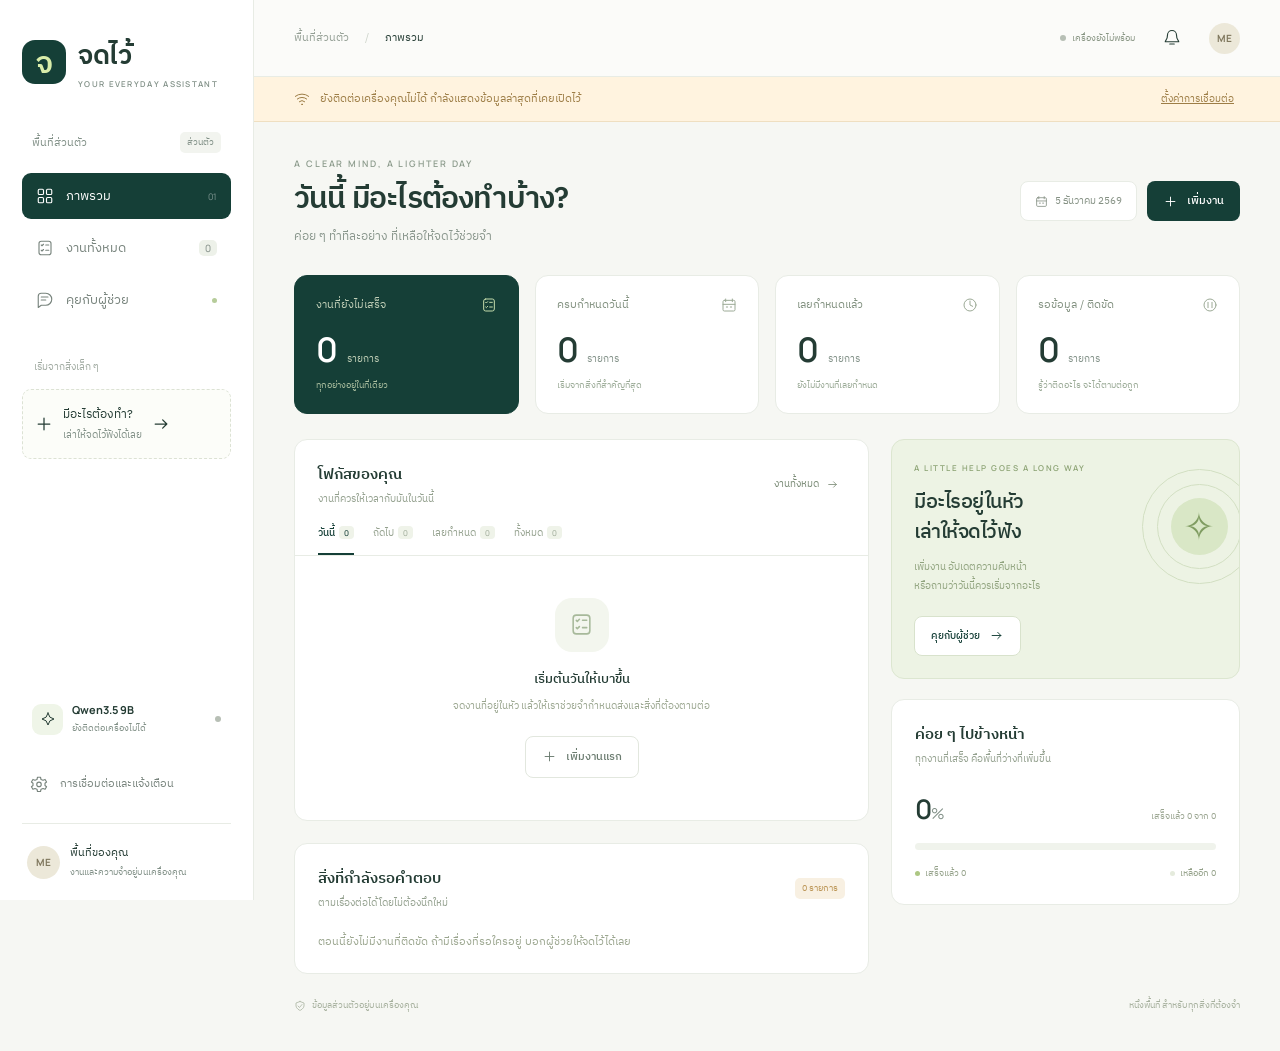
<file: docs/index.html>
<!doctype html>
<html lang="th">
<head>
  <meta charset="utf-8"><meta name="viewport" content="width=device-width, initial-scale=1, viewport-fit=cover">
  <meta name="theme-color" content="#153f37"><meta name="description" content="จดไว้ — ผู้ช่วยส่วนตัวสำหรับงาน ความจำ และวันสำคัญ ด้วย AI บนเครื่องคุณ">
  <title>จดไว้ — พื้นที่ให้งานเป็นระเบียบ</title>
  <link rel="icon" href="./icon.svg" type="image/svg+xml"><link rel="manifest" href="./manifest.webmanifest">
  <link rel="preconnect" href="https://fonts.googleapis.com"><link rel="preconnect" href="https://fonts.gstatic.com" crossorigin>
  <link href="https://fonts.googleapis.com/css2?family=IBM+Plex+Sans+Thai:wght@400;450;500;600;700&family=Manrope:wght@400;500;600;700;800&display=swap" rel="stylesheet">
  <link rel="stylesheet" href="./style.css"><script src="./config.js"></script><script type="module" src="./app.js"></script>
</head>
<body>
  <a class="skip-link" href="#main">ข้ามไปเนื้อหา</a>
  <aside class="sidebar">
    <a class="brand" href="#dashboard" aria-label="จดไว้ หน้าภาพรวม"><span class="brand-icon">จ</span><span>จดไว้<small>YOUR EVERYDAY ASSISTANT</small></span></a>
    <div class="workspace-label">พื้นที่ส่วนตัว <span>ส่วนตัว</span></div>
    <nav aria-label="เมนูหลัก">
      <button class="nav-item active" data-view="dashboard"><span data-icon="grid"></span>ภาพรวม<span class="nav-key">01</span></button>
      <button class="nav-item" data-view="tasks"><span data-icon="checklist"></span>งานทั้งหมด<span id="sidebar-count" class="count">0</span></button>
      <button class="nav-item" data-view="chat"><span data-icon="chat"></span>คุยกับผู้ช่วย<span class="tiny-dot"></span></button>
    </nav>
    <div class="sidebar-caption">เริ่มจากสิ่งเล็ก ๆ</div>
    <button class="quick-note" id="quick-note"><span data-icon="plus"></span><div>มีอะไรต้องทำ?<small>เล่าให้จดไว้ฟังได้เลย</small></div><span data-icon="arrow"></span></button>
    <div class="sidebar-bottom"><div class="local-model"><span class="model-mark" data-icon="spark"></span><div>Qwen3.5 9B<small id="model-status">กำลังเชื่อมต่อเครื่องคุณ</small></div><i id="model-dot" class="status-dot"></i></div>
      <button class="nav-item" data-view="settings"><span data-icon="settings"></span>การเชื่อมต่อและแจ้งเตือน</button>
      <div class="profile"><span class="avatar">ME</span><div>พื้นที่ของคุณ<small>งานและความจำอยู่บนเครื่องคุณ</small></div></div>
    </div>
  </aside>
  <div class="app-shell">
    <header class="topbar"><div class="breadcrumb">พื้นที่ส่วนตัว <span>/</span> <strong id="breadcrumb">ภาพรวม</strong></div><div class="top-actions"><span id="connection-pill" class="connection-pill"><i class="status-dot"></i>กำลังเชื่อมต่อ</span><button class="icon-button" id="notifications-button" aria-label="การแจ้งเตือน"><span data-icon="bell"></span><i id="notification-dot" hidden></i></button><span class="top-avatar">ME</span></div></header>
    <div id="offline-banner" class="notice-banner" hidden><span data-icon="wifi"></span><span>ยังติดต่อเครื่องคุณไม่ได้ กำลังแสดงข้อมูลล่าสุดที่เคยเปิดไว้</span><button id="offline-settings">ตั้งค่าการเชื่อมต่อ</button></div>
    <main id="main" tabindex="-1"></main>
    <nav class="mobile-nav" aria-label="เมนูมือถือ"><button data-view="dashboard"><span data-icon="grid"></span>ภาพรวม</button><button data-view="tasks"><span data-icon="checklist"></span>งาน</button><button data-view="chat"><span data-icon="chat"></span>ผู้ช่วย</button><button data-view="settings"><span data-icon="settings"></span>ตั้งค่า</button></nav>
  </div>
  <dialog id="task-dialog"><form id="task-form"><div class="dialog-header"><div><span class="eyebrow">MAKE ROOM FOR WHAT MATTERS</span><h2 id="task-dialog-title">เพิ่มงานใหม่</h2></div><button type="button" class="icon-button" data-close-dialog aria-label="ปิด"><span data-icon="close"></span></button></div>
    <input type="hidden" name="id"><label>ชื่องาน<input name="title" placeholder="เช่น เตรียมเอกสารประชุม" required maxlength="300"></label>
    <div class="form-grid"><label>สถานะ<select name="status" aria-label="สถานะ"><option value="todo">ยังไม่เริ่ม</option><option value="doing">กำลังทำ</option><option value="waiting">รอข้อมูล / ติดขัด</option><option value="done">เสร็จแล้ว</option></select></label><label>ความสำคัญ<select name="priority" aria-label="ความสำคัญ"><option value="normal">ปกติ</option><option value="high">สำคัญมาก</option><option value="low">ไม่เร่งด่วน</option></select></label></div>
    <label>โปรเจกต์ / หมวดหมู่<input name="project" placeholder="ทั่วไป" maxlength="100"></label>
    <div class="form-grid"><label>กำหนดส่ง <small>เวลาไทย</small><input type="datetime-local" name="dueAt"></label><label>เตือนเมื่อ <small>ว่างไว้ = เตือนตอนครบกำหนด</small><input type="datetime-local" name="remindAt"></label></div>
    <label>กำลังติดอะไรอยู่?<input name="blocker" placeholder="เช่น รอราคาจากซัพพลายเออร์" maxlength="2000"></label>
    <label>รายละเอียด<textarea name="notes" rows="3" placeholder="สิ่งที่ควรรู้เกี่ยวกับงานนี้" maxlength="6000"></textarea></label>
    <p class="form-error" id="task-error" role="alert"></p><div class="dialog-footer"><button type="button" id="archive-task" class="button text-danger" hidden>เก็บเข้าคลัง</button><div class="spacer"></div><button type="button" class="button secondary" data-close-dialog>ยกเลิก</button><button class="button primary" type="submit">บันทึกงาน<span data-icon="arrow"></span></button></div>
  </form></dialog>
  <dialog id="notification-dialog"><div class="dialog-header"><div><span class="eyebrow">A LITTLE NUDGE</span><h2>การแจ้งเตือนของคุณ</h2></div><button class="icon-button" data-close-dialog aria-label="ปิด"><span data-icon="close"></span></button></div><div id="notification-list"></div><button id="read-notifications" class="button secondary full">ทำเครื่องหมายว่าอ่านแล้ว</button></dialog>
  <dialog id="archive-dialog"><div class="dialog-header"><h2>งานที่เก็บเข้าคลัง</h2><button class="icon-button" data-close-dialog aria-label="ปิด"><span data-icon="close"></span></button></div><div id="archive-list"></div></dialog>
  <div class="toast-stack" id="toast-stack" aria-live="polite"></div>
</body>
</html>
</file>
<file: docs/style.css>
:root{--bg:#f6f7f3;--surface:#fff;--ink:#243c34;--muted:#819087;--line:#e8ece5;--green:#153f37;--lime:#d9edaa;--soft-green:#eff5e8;--orange:#d78b50;--red:#bc6253;--shadow:0 16px 50px #243c340a;font-family:'IBM Plex Sans Thai',sans-serif;color:var(--ink);font-size:14px;color-scheme:light}*{box-sizing:border-box}body{margin:0;background:var(--bg)}button,input,select,textarea{font:inherit}button,a,input,select,textarea{-webkit-tap-highlight-color:transparent}button{cursor:pointer}button{color:inherit}a{color:inherit;text-decoration:none}button:disabled{opacity:.5;cursor:wait}button:focus-visible,a:focus-visible{outline:3px solid #95b3a8;outline-offset:4px}input:focus,select:focus,textarea:focus{outline:2px solid #bdd3c3;outline-offset:1px}svg{display:block;width:20px;height:20px;flex-shrink:0}h1,h2,h3,p{margin:0}h1{font-size:30px;font-weight:600;letter-spacing:-.8px;line-height:1.45}h2{font-size:18px;font-weight:600}h3{font-size:15px;font-weight:600}small{font-size:11px;color:var(--muted)}[hidden]{display:none!important}.skip-link{position:fixed;top:-100px;left:20px;background:white;padding:12px;z-index:99}.skip-link:focus{top:10px}.sidebar{position:fixed;width:254px;height:100dvh;background:#fff;border-right:1px solid var(--line);padding:34px 22px 20px;display:flex;flex-direction:column;z-index:5}.brand{display:flex;align-items:center;gap:12px;font-size:27px;font-weight:600;letter-spacing:-.5px}.brand-icon{display:grid;place-items:center;background:var(--green);color:var(--lime);height:44px;width:44px;border-radius:13px;font-size:30px}.brand small{display:block;font-family:Manrope,sans-serif;letter-spacing:1.3px;font-size:8px;font-weight:600;margin-top:0}.workspace-label{margin:43px 10px 20px;font-size:11px;color:var(--muted);display:flex;align-items:center;justify-content:space-between}.workspace-label span{background:#f2f4ef;padding:3px 7px;border-radius:5px;font-size:9px}.sidebar nav{display:grid;gap:6px}.nav-item{border:0;background:none;display:flex;align-items:center;gap:12px;min-height:46px;padding:12px 14px;border-radius:9px;font-size:13px;text-align:left;width:100%;color:#78847d}.nav-item.active{background:var(--green);color:#fff}.nav-item svg{width:18px;height:18px}.nav-key{margin-left:auto;font-family:Manrope;font-size:9px;opacity:.45}.count{font-family:Manrope;background:#edf1e9;border-radius:5px;font-size:10px;padding:1px 6px;margin-left:auto}.nav-item.active .count{background:#ffffff25}.tiny-dot{width:5px;height:5px;background:#b6cc9a;border-radius:50%;margin-left:auto}.sidebar-caption{margin:36px 12px 14px;font-size:10px;color:#a0aaa1}.quick-note{border:1px dashed #dce2d4;background:#fcfdf9;display:flex;align-items:center;gap:9px;padding:15px 11px;border-radius:9px;text-align:left}.quick-note>svg:first-child{width:17px;height:17px}.quick-note>svg:last-child{margin-left:auto;width:13px}.quick-note div{font-size:12px}.quick-note small{display:block;font-size:10px;margin-top:3px}.sidebar-bottom{margin-top:auto}.local-model{display:flex;align-items:center;gap:9px;padding:15px 10px;margin-bottom:10px}.model-mark{display:grid;place-items:center;width:31px;height:31px;background:var(--soft-green);border-radius:9px}.model-mark svg{width:16px}.local-model div{font-family:Manrope;font-size:11px;font-weight:700}.local-model small{display:block;font-family:'IBM Plex Sans Thai';font-size:9px;font-weight:400;margin-top:4px}.status-dot{display:inline-block;width:6px;height:6px;border-radius:50%;background:#b7bfb5;flex-shrink:0}.status-dot.online{background:#67a679}.local-model>.status-dot{margin-left:auto}.sidebar-bottom>.nav-item{font-size:11px;padding:12px 8px}.profile{border-top:1px solid var(--line);margin-top:16px;padding:20px 5px 0;display:flex;gap:10px;align-items:center;font-size:11px}.avatar,.top-avatar{font-family:Manrope;display:grid;place-items:center;border-radius:50%;background:#ece8d9;color:#80785e;font-size:10px;font-weight:700}.avatar{width:33px;height:33px}.profile small{display:block;font-size:9px;margin-top:3px}.app-shell{margin-left:254px}.topbar{height:77px;border-bottom:1px solid var(--line);display:flex;align-items:center;justify-content:space-between;padding:0 40px;background:#ffffff75}.breadcrumb{font-size:11px;color:#95a096;display:flex;gap:16px;align-items:center}.breadcrumb span{color:#ccd3c9}.breadcrumb strong{font-weight:400;color:var(--ink)}.top-actions{display:flex;align-items:center;gap:20px}.connection-pill{font-size:9px;display:flex;align-items:center;gap:6px;color:#879482}.icon-button{border:0;background:none;display:inline-flex;align-items:center;justify-content:center;width:34px;height:34px;border-radius:8px;position:relative}.icon-button:hover{background:#edf1e8}.icon-button svg{width:18px}.top-avatar{width:31px;height:31px}#notification-dot{position:absolute;top:6px;right:6px;width:5px;height:5px;background:var(--orange);border-radius:50%;border:1px solid white}main{max-width:1530px;margin:auto;padding:35px 40px 38px}.page-heading{display:flex;justify-content:space-between;align-items:center;gap:15px;margin-bottom:29px}.eyebrow{display:block;font-family:Manrope,sans-serif;color:#8d9c8d;font-size:9px;letter-spacing:1.9px;font-weight:600;margin-bottom:8px}.page-heading p{font-size:12px;color:#89968c;margin-top:5px}.heading-actions{display:flex;align-items:center;gap:10px}.button{border:0;border-radius:8px;display:inline-flex;align-items:center;justify-content:center;gap:9px;padding:11px 16px;min-height:40px;font-size:11px;font-weight:500;white-space:nowrap;transition:background .15s,transform .15s}.button:hover{transform:translateY(-1px)}.button svg{width:15px;height:15px}.primary{background:var(--green);color:white}.primary:hover{background:#225347}.secondary{background:white;border:1px solid #e2e7de;color:#6b7c70}.ghost{background:transparent;color:#768b78}.date-label{display:flex;gap:7px;align-items:center;color:#859184;font-size:10px;background:white;padding:11px 14px;border:1px solid var(--line);border-radius:8px}.date-label svg{width:13px;height:13px}.metrics{display:grid;grid-template-columns:repeat(4,minmax(0,1fr));gap:16px;margin-bottom:25px}.metric{background:white;border:1px solid var(--line);border-radius:13px;padding:20px 21px;position:relative;min-height:134px}.metric-label{font-size:11px;color:#81907f;display:flex;justify-content:space-between;align-items:center}.metric-label svg{width:16px;height:16px;color:#9caa96}.metric-number{font-family:Manrope;font-size:34px;font-weight:600;letter-spacing:-1.4px;line-height:1.15;margin-top:16px;display:flex;align-items:baseline;gap:10px}.metric-number small{font-family:'IBM Plex Sans Thai';font-size:10px;font-weight:400;letter-spacing:0}.metric-foot{margin-top:9px;font-size:9px;color:#9aaa96}.metric:first-child{background:var(--green);color:white;border-color:var(--green)}.metric:first-child .metric-label,.metric:first-child .metric-number small{color:#c2d0b8}.metric:first-child .metric-label svg{color:#c5dcac}.metric:first-child .metric-foot{color:#aabe9f}.metric.alert .metric-number{color:var(--red)}.dashboard-grid{display:grid;grid-template-columns:minmax(0,1.65fr) minmax(260px,1fr);gap:22px}.panel{background:white;border:1px solid var(--line);border-radius:13px;overflow:hidden}.panel-heading{display:flex;justify-content:space-between;align-items:center;padding:22px 23px 18px;gap:12px}.panel-heading h2{font-size:15px}.panel-heading p{font-size:10px;color:#93a08e;margin-top:4px}.panel-link{background:none;border:0;font-size:10px;display:flex;align-items:center;gap:7px;color:#7a8b76;white-space:nowrap}.panel-link svg{width:13px;height:13px}.tabs{display:flex;gap:19px;padding:0 23px;border-bottom:1px solid var(--line)}.tab{background:none;border:0;border-bottom:2px solid transparent;padding:0 0 12px;font-size:10px;color:#94a18e}.tab.active{color:var(--green);border-color:var(--green);font-weight:500}.tab span{font-family:Manrope;font-size:8px;display:inline-block;background:#eff3e9;border-radius:4px;padding:1px 5px;margin-left:4px}.task-row{display:flex;gap:13px;padding:19px 23px;border-bottom:1px solid #f0f3ed;align-items:flex-start;transition:background .1s}.task-row:last-child{border-bottom:0}.task-row:hover{background:#fcfdf9}.task-check{width:17px;height:17px;border:1.3px solid #d5decf;border-radius:5px;display:grid;place-items:center;background:white;flex-shrink:0;margin-top:2px}.task-check.done{background:var(--green);border-color:var(--green);color:white}.task-check svg{width:11px;height:11px}.task-row-body{flex:1;min-width:0;cursor:pointer}.task-row-title{font-size:12px;line-height:1.6;word-break:break-word}.task-row.done .task-row-title{text-decoration:line-through;color:#9aa694}.task-row-sub{display:flex;align-items:center;gap:9px;flex-wrap:wrap;font-size:9px;color:#9caa94;margin-top:7px}.task-row-sub .divider{width:3px;height:3px;border-radius:50%;background:#c4cebd}.task-row-sub svg{width:11px;height:11px}.badge{display:inline-flex;align-items:center;gap:5px;padding:3px 7px;font-size:9px;border-radius:5px;background:#f1f4ed;color:#89957e}.badge.high{background:#fcf0e6;color:#c78350}.badge.waiting{background:#f8f0e2;color:#bb9454}.badge.doing{background:#edf3f6;color:#6d92a0}.badge.done{background:#ecf3e9;color:#7e9e6b}.due{display:flex;align-items:center;gap:4px}.due.overdue{color:var(--red)}.blocker-line{font-size:10px;color:#b39060;margin-top:8px;display:flex;gap:6px;align-items:flex-start}.blocker-line svg{width:13px;height:13px;margin-top:1px}.task-row-right{display:flex;flex-direction:column;gap:7px;align-items:flex-end;flex-shrink:0}.right-column{display:flex;flex-direction:column;gap:20px}.assistant-card{border:1px solid #dce6d0;background:#edf3e4;border-radius:13px;overflow:hidden;padding:22px;position:relative}.assistant-card .eyebrow{font-size:8px;letter-spacing:1.5px;color:#8ca374;margin-bottom:15px}.assistant-card h2{font-size:20px;line-height:1.5;font-weight:500;letter-spacing:-.5px;max-width:210px}.assistant-card p{font-size:10px;color:#90a37e;line-height:1.9;margin:10px 0 20px;max-width:220px}.assistant-card .button{background:white;border:1px solid #d8e2cc;font-size:10px;color:var(--green)}.assistant-orbit{position:absolute;right:-18px;top:29px;width:115px;height:115px;border:1px solid #d2dfc2;border-radius:50%;pointer-events:none}.assistant-orbit:before{content:'';position:absolute;inset:14px;border:1px solid #d2dfc2;border-radius:50%}.assistant-orbit:after{content:'✧';position:absolute;inset:28px;display:grid;place-items:center;background:#d9e7c6;color:#7f9c61;border-radius:50%;font-size:38px}.assistant-card-content{position:relative;z-index:1}.progress-wrap{padding:0 23px 23px}.progress-row{display:flex;justify-content:space-between;align-items:baseline;margin-top:5px}.progress-value{font-family:Manrope;font-weight:600;font-size:27px;letter-spacing:-1px}.progress-value small{font-size:15px;font-weight:400;letter-spacing:0}.progress-caption{font-size:9px;color:#99a48f}.progress-track{height:7px;display:flex;background:#f0f3ec;border-radius:8px;overflow:hidden;margin:16px 0}.progress-fill{height:100%;background:#adc783;border-radius:8px;transition:width .3s}.progress-legend{display:flex;justify-content:space-between;gap:8px;font-size:9px;color:#93a088}.progress-legend span{display:flex;gap:5px;align-items:center}.legend-dot{height:5px;width:5px;background:#adc783;border-radius:50%}.legend-dot.gray{background:#e5ebdd}.empty-state{padding:42px 24px;display:flex;align-items:center;flex-direction:column;text-align:center}.empty-icon{height:54px;width:54px;background:#f3f6ee;border-radius:17px;display:grid;place-items:center;color:#a7b99a;margin-bottom:16px}.empty-icon svg{height:25px;width:25px}.empty-state h3{font-size:13px;font-weight:500}.empty-state p{font-size:10px;color:#9aa68f;line-height:1.9;max-width:280px;margin-top:7px}.empty-state .button{margin-top:20px}.bottom-note{display:flex;justify-content:space-between;color:#a6b09d;font-size:9px;margin-top:24px}.bottom-note span{display:flex;align-items:center;gap:6px}.bottom-note svg{width:12px;height:12px}.waiting-panel{margin-top:22px}.waiting-preview{padding:4px 23px 21px;font-size:11px;color:#9ba68f;line-height:1.8}.notice-banner{display:flex;align-items:center;gap:10px;background:#fff3df;color:#9d7d46;font-size:11px;padding:12px 40px;border-bottom:1px solid #efdfc1}.notice-banner svg{width:16px}.notice-banner button{border:0;background:none;text-decoration:underline;color:inherit;margin-left:auto;font-size:10px}.tasks-toolbar{display:flex;gap:12px;align-items:center;margin-bottom:20px;flex-wrap:wrap}.search-field{position:relative;flex:1;min-width:180px}.search-field>svg{position:absolute;left:13px;top:13px;width:15px;color:#99a68d}.search-field input{padding-left:36px}.search-field input,.tasks-toolbar select{margin:0}.tasks-toolbar select{width:auto;min-height:42px;font-size:11px}.view-toggle{display:flex;gap:3px;background:#e9eee3;padding:3px;border-radius:7px}.view-toggle button{border:0;background:none;display:flex;align-items:center;justify-content:center;border-radius:5px;width:34px;height:33px;color:#9aa98d}.view-toggle button.active{background:white;color:var(--green);box-shadow:0 1px 3px #00000008}.view-toggle svg{width:16px}.board{display:grid;grid-template-columns:repeat(4,minmax(0,1fr));gap:15px;align-items:start}.board-column{min-height:250px;background:#eef1e9;border-radius:11px;padding:13px}.column-heading{display:flex;align-items:center;justify-content:space-between;margin-bottom:15px;font-size:11px}.column-heading>span{display:flex;gap:7px;align-items:center}.column-heading b{font-family:Manrope;font-size:10px;font-weight:500;color:#a0ab96}.column-dot{width:6px;height:6px;border-radius:50%;background:#afb8a4}.column-dot.doing{background:#91b7c3}.column-dot.waiting{background:#d3b47a}.column-dot.done{background:#98b77c}.board-card{background:white;border:1px solid #e4e9dc;border-radius:9px;padding:15px 13px;margin-bottom:10px;cursor:pointer}.board-card:hover{box-shadow:var(--shadow)}.board-card .task-row-title{margin:10px 0;font-size:11px}.board-card-top{display:flex;justify-content:space-between;align-items:center;gap:6px}.board-card-top small{font-size:8px}.board-card-footer{border-top:1px solid #f0f3ed;padding-top:10px;margin-top:12px;font-size:9px;color:#9eaa93;display:flex;justify-content:space-between;gap:5px}.board-card-footer .task-check{width:15px;height:15px;margin:0}.column-add{border:1px dashed #d5ddcb;border-radius:7px;background:transparent;width:100%;padding:10px;font-size:10px;color:#97a48b;display:flex;align-items:center;justify-content:center;gap:5px}.column-add svg{width:12px}.column-empty{padding:30px 8px;text-align:center;color:#a9b39f;font-size:10px}.chat-layout{display:grid;grid-template-columns:minmax(0,1fr) 255px;gap:24px;align-items:start}.chat-panel{background:white;border:1px solid var(--line);border-radius:14px;overflow:hidden}.chat-header{padding:18px 23px;border-bottom:1px solid var(--line);display:flex;gap:12px;align-items:center}.assistant-avatar{background:var(--green);color:var(--lime);width:35px;height:35px;border-radius:10px;display:grid;place-items:center;flex-shrink:0}.assistant-avatar svg{width:19px}.chat-header h2{font-size:13px}.chat-header p{font-size:9px;color:#99a88e;margin-top:4px}.chat-header .badge{margin-left:auto;font-family:Manrope;font-size:8px}.chat-messages{padding:25px;min-height:350px;max-height:calc(100dvh - 360px);overflow:auto;scroll-behavior:smooth}.chat-welcome{padding:36px 10px 32px;text-align:center}.chat-welcome .assistant-avatar{width:53px;height:53px;margin:0 auto 18px;border-radius:16px}.chat-welcome h2{font-size:21px;font-weight:500}.chat-welcome p{max-width:310px;margin:10px auto 23px;font-size:11px;color:#93a186;line-height:1.9}.suggestions{display:flex;flex-wrap:wrap;justify-content:center;gap:8px}.suggestion{background:#f7f9f3;border:1px solid #e8eddf;border-radius:8px;font-size:10px;padding:9px 12px;color:#849575}.message{display:flex;gap:10px;margin-bottom:21px;align-items:flex-start}.message.user{flex-direction:row-reverse}.message .assistant-avatar{width:27px;height:27px;border-radius:8px}.message .assistant-avatar svg{width:14px}.message-content{max-width:88%;min-width:0}.bubble{font-size:12px;line-height:1.95;white-space:pre-wrap;overflow-wrap:anywhere;color:#5b715b;background:#f5f8ef;border:1px solid #edf1e5;border-radius:0 12px 12px;padding:12px 15px}.message.user .bubble{background:var(--green);color:#f2f6ee;border:0;border-radius:12px 0 12px 12px}.message-time{font-size:8px;color:#a7b19d;margin-top:5px}.message.user .message-time{text-align:right}.message-error .bubble{background:#fff5ed;color:#ae805c;border-color:#f3e7d8}.saved-task{display:flex;align-items:center;gap:7px;border:1px solid #dfe9d2;background:#fff;border-radius:7px;padding:9px 11px;font-size:10px;margin-top:8px;text-align:left;width:100%;color:#7a936a;overflow-wrap:anywhere}.saved-task svg{width:13px}.typing{display:flex;gap:4px;align-items:center;padding:15px}.typing i{height:5px;width:5px;border-radius:50%;background:#a7b695;animation:pulse 1.2s infinite}.typing i:nth-child(2){animation-delay:.2s}.typing i:nth-child(3){animation-delay:.4s}@keyframes pulse{50%{opacity:.3;transform:translateY(-2px)}}.chat-composer{padding:15px 20px 13px;border-top:1px solid var(--line)}.composer-box{display:flex;gap:10px;align-items:flex-end;border:1px solid #dce5d3;border-radius:10px;padding:10px 12px;background:#fbfcf9}.composer-box textarea{width:100%;border:0;resize:none;background:none;padding:2px 0;min-height:32px;max-height:130px;font-size:11px;line-height:1.8;margin:0}.composer-box textarea:focus{outline:0}.send-button{border:0;border-radius:7px;background:var(--green);color:white;width:32px;height:32px;display:grid;place-items:center;flex-shrink:0}.send-button svg{width:15px}.composer-caption{font-size:8px;color:#a5af9a;margin-top:8px;display:flex;justify-content:space-between;gap:10px}.chat-aside{display:flex;flex-direction:column;gap:20px}.helper-note{padding:20px;background:#eff3e8;border-radius:11px;font-size:10px;color:#8b9e79;line-height:1.9}.helper-note h3{font-size:12px;color:#5e7752;margin-bottom:9px}.helper-note ul{margin:8px 0 0;padding-left:16px}.mini-task{padding:14px 20px;border-bottom:1px solid var(--line);font-size:10px;cursor:pointer}.mini-task:last-child{border:0}.mini-task small{display:block;margin-top:5px;font-size:8px}.settings-grid{display:grid;grid-template-columns:minmax(0,1.3fr) minmax(260px,1fr);gap:22px}.settings-content{padding:0 23px 23px}.settings-content p{font-size:11px;line-height:1.9;color:#93a087;margin-bottom:16px}.settings-content label{font-size:11px}.settings-status{display:flex;gap:8px;align-items:center;background:#f5f8ef;padding:13px;border-radius:8px;font-size:10px;margin-top:16px}.settings-actions{display:flex;gap:9px;flex-wrap:wrap;margin-top:16px}.details-list{display:grid;gap:14px}.details-row{display:flex;justify-content:space-between;font-size:10px;gap:10px;color:#91a080}.details-row strong{font-weight:500;color:#617b55}.notification-item{padding:17px 0;border-bottom:1px solid var(--line);display:flex;gap:12px;align-items:flex-start}.notification-item>svg{width:18px;color:#9aaa86}.notification-item strong{font-size:12px;font-weight:500}.notification-item small{display:block;margin-top:5px}.notification-item.unread strong{color:var(--green)}dialog{border:1px solid #e0e7d6;border-radius:16px;padding:26px;width:min(560px,calc(100% - 30px));max-height:90dvh;box-shadow:0 24px 100px #153f3728;color:var(--ink)}dialog::backdrop{background:#193d3545;backdrop-filter:blur(3px)}.dialog-header{display:flex;justify-content:space-between;align-items:center;margin-bottom:22px;gap:10px}.dialog-header .eyebrow{font-size:8px}.dialog-header h2{font-size:21px;font-weight:500}label{display:block;font-size:11px;margin-bottom:15px}label>small{font-size:8px;margin-left:4px}input,select,textarea{display:block;width:100%;background:#fafcf7;border:1px solid #e0e6d8;color:#496443;border-radius:7px;padding:10px 11px;font-size:12px;margin-top:7px;min-width:0}input::placeholder,textarea::placeholder{color:#a7b19b}textarea{resize:vertical}.form-grid{display:grid;grid-template-columns:1fr 1fr;gap:14px}.dialog-footer{border-top:1px solid var(--line);padding-top:18px;display:flex;align-items:center;gap:9px;margin-top:8px}.spacer{flex:1}.text-danger{color:#b57b64;background:none;font-size:10px}.form-error{color:var(--red);font-size:11px;line-height:1.8}.toast-stack{position:fixed;bottom:25px;right:25px;z-index:30;display:flex;flex-direction:column;gap:10px;max-width:calc(100% - 40px)}.toast{display:flex;align-items:center;gap:10px;background:var(--green);color:#edf4e6;border-radius:10px;padding:13px 17px;box-shadow:0 8px 25px #153f3720;font-size:11px}.toast.error{background:#9f6552}.toast button{border:0;background:none;color:#dcf2aa;text-decoration:underline;margin-left:10px}.full{width:100%;margin-top:20px}.mobile-nav{display:none}.loading-state{padding:80px;text-align:center;color:#9aaa8c;font-size:13px}.load-older{display:block;margin:0 auto 24px;border:0;background:#f4f7ee;color:#8c9c7d;border-radius:6px;padding:7px 11px;font-size:9px}.archived-list{margin-top:20px}.archive-title{font-size:11px;color:#99a68c;margin-bottom:12px}.settings-card-stack{display:grid;gap:20px;align-content:start}
@media(min-width:1550px){main{padding-top:43px}.metric{min-height:145px}.empty-state{padding-top:55px;padding-bottom:55px}}
@media(max-width:1200px){.sidebar{width:222px;padding-left:15px;padding-right:15px}.app-shell{margin-left:222px}main{padding:28px}.topbar{padding:0 28px}.dashboard-grid{grid-template-columns:minmax(0,1.55fr) minmax(240px,1fr);gap:18px}.metric{padding:17px}.metrics{gap:12px}.board{grid-template-columns:repeat(2,minmax(0,1fr))}.chat-layout{grid-template-columns:minmax(0,1fr) 220px;gap:18px}.assistant-orbit{right:-40px}.settings-grid{grid-template-columns:1fr}}
@media(max-width:960px){.sidebar{width:190px;padding:26px 12px 18px}.app-shell{margin-left:190px}.brand{font-size:24px;gap:9px}.brand-icon{width:38px;height:38px}.brand small{font-size:6px}.nav-item{font-size:11px;padding:10px}.quick-note{padding:12px 9px}.quick-note small{font-size:8px}.quick-note>svg:last-child{display:none}.sidebar-caption{margin-top:24px}.profile small{font-size:8px}.sidebar-bottom>.nav-item{font-size:9px;gap:8px}.dashboard-grid{grid-template-columns:1fr}.right-column{display:grid;grid-template-columns:1fr 1fr}.assistant-card p{max-width:170px}.metrics{gap:10px}.metric{padding:15px 12px}.metric-label{font-size:10px}.metric-number{font-size:29px}.metric-foot{font-size:8px}.chat-layout{grid-template-columns:1fr}.chat-aside{display:none}.heading-actions .date-label{display:none}.chat-messages{max-height:calc(100dvh - 360px)}.notice-banner{padding:12px 28px}}
@media(max-width:700px){.sidebar{display:none}.app-shell{margin-left:0}.topbar{height:62px;padding:0 20px}.breadcrumb{gap:9px;font-size:10px}.top-actions{gap:12px}.connection-pill{font-size:8px}.top-avatar{display:none}main{padding:25px 18px 95px}.page-heading{margin-bottom:23px;align-items:flex-start}.page-heading h1{font-size:25px}.page-heading p{font-size:10px;max-width:230px}.eyebrow{font-size:8px;letter-spacing:1.5px}.heading-actions>.button{padding:10px 11px;font-size:10px;margin-top:15px}.metrics{grid-template-columns:1fr 1fr;gap:12px;margin-bottom:19px}.metric{padding:18px;min-height:126px;border-radius:11px}.metric-number{font-size:32px;margin-top:12px}.metric-label{font-size:11px}.metric-foot{font-size:9px}.right-column{gap:14px}.assistant-card{padding:18px}.assistant-card h2{font-size:17px;max-width:150px}.assistant-card p{font-size:9px;max-width:150px;margin-bottom:13px}.assistant-orbit{right:-65px}.assistant-card .eyebrow{font-size:6px;letter-spacing:1px}.assistant-card .button{font-size:9px;padding:8px 10px;min-height:34px}.panel-heading{padding:20px 18px 16px}.panel-heading h2{font-size:14px}.panel-heading p{font-size:9px}.panel-link{font-size:9px}.task-row{padding:17px 18px;gap:10px}.task-row-title{font-size:11px}.task-row-sub{font-size:8px;gap:7px}.task-row-right .badge{font-size:8px}.tabs{padding:0 18px;gap:16px}.tab{font-size:9px}.progress-wrap{padding:0 18px 19px}.progress-value{font-size:25px}.progress-legend{font-size:8px;flex-wrap:wrap}.bottom-note{font-size:8px}.bottom-note>span:last-child{display:none}.mobile-nav{display:flex;position:fixed;bottom:0;left:0;right:0;background:#ffffffee;backdrop-filter:blur(12px);border-top:1px solid var(--line);justify-content:space-around;padding:8px 5px calc(9px + env(safe-area-inset-bottom));z-index:10}.mobile-nav button{border:0;background:none;color:#99a58f;display:flex;align-items:center;flex-direction:column;gap:4px;font-size:9px;padding:4px 18px;min-height:44px}.mobile-nav button.active{color:var(--green)}.mobile-nav svg{width:19px;height:19px}.notice-banner{padding:11px 18px;font-size:10px;align-items:flex-start;gap:7px}.notice-banner button{font-size:9px;flex-shrink:0;max-width:85px}.notice-banner svg{width:15px;flex-shrink:0}.tasks-toolbar{gap:9px}.tasks-toolbar select{font-size:10px}.tasks-toolbar .search-field{flex-basis:100%}.board{gap:10px}.board-column{padding:10px}.board-card{padding:12px 10px}.board-card .task-row-title{font-size:10px}.board-card-top .badge{font-size:8px}.column-heading{font-size:10px}.board-card-footer{font-size:8px}.chat-messages{padding:19px 15px;min-height:330px;max-height:calc(100dvh - 390px)}.chat-header{padding:16px}.chat-composer{padding:12px}.chat-welcome h2{font-size:20px}.chat-welcome p{font-size:10px}.suggestion{font-size:9px}.message-content{max-width:87%}.bubble{font-size:11px;padding:10px 12px}.composer-caption{font-size:7px}.composer-caption span:last-child{display:none}.settings-content{padding:0 18px 20px}.toast-stack{bottom:85px;right:16px}.dialog-header h2{font-size:19px}dialog{padding:21px}.form-grid{gap:10px}label>small{display:block;margin:2px 0 0}.dialog-footer{gap:6px}.dialog-footer .button{padding:9px 12px}.text-danger{font-size:9px}}
@media(max-width:370px){main{padding-left:13px;padding-right:13px}.right-column{grid-template-columns:1fr}.assistant-orbit{right:4px}.assistant-card h2,.assistant-card p{max-width:220px}.board{grid-template-columns:1fr}.connection-pill{max-width:95px}.heading-actions>.button{padding:9px}.metric{padding:15px}.form-grid{grid-template-columns:1fr;gap:0}}
@media(prefers-reduced-motion:reduce){*,*:before,*:after{animation:none!important;transition:none!important;scroll-behavior:auto!important}}
</file>
